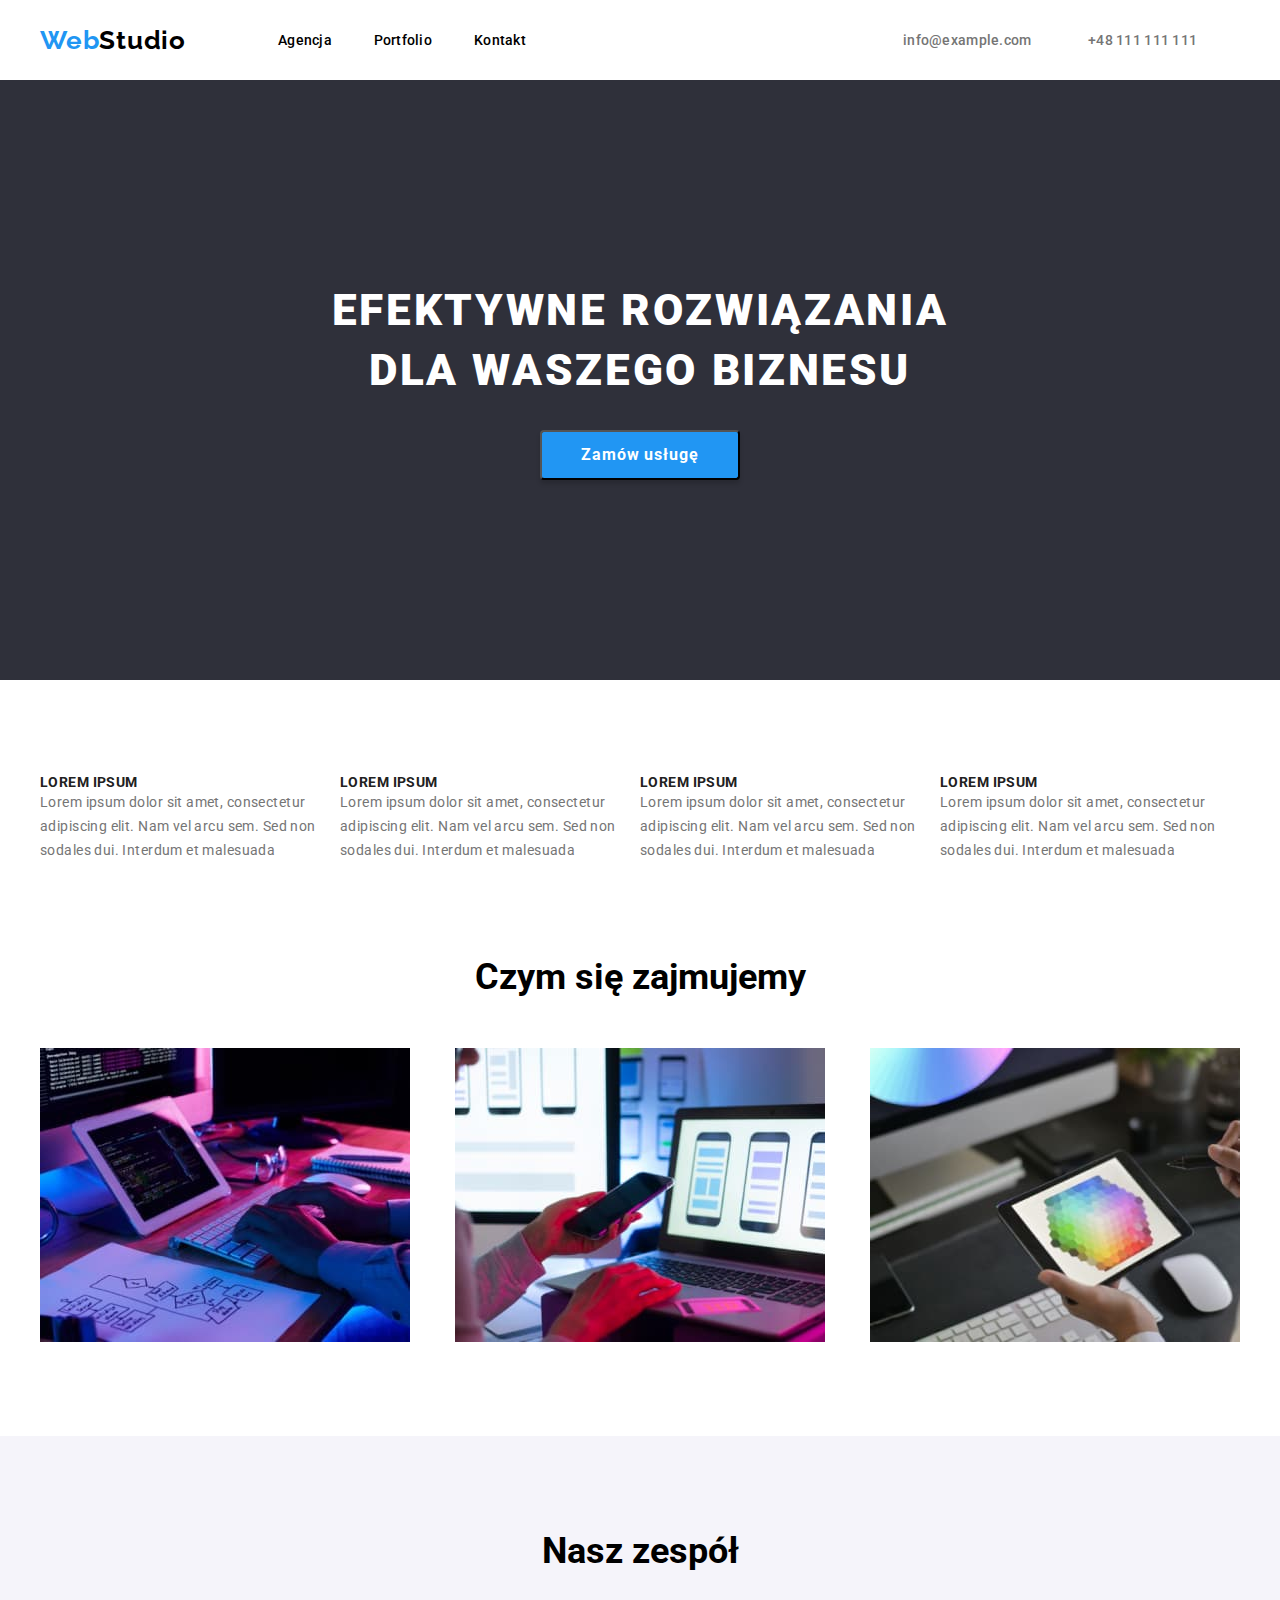
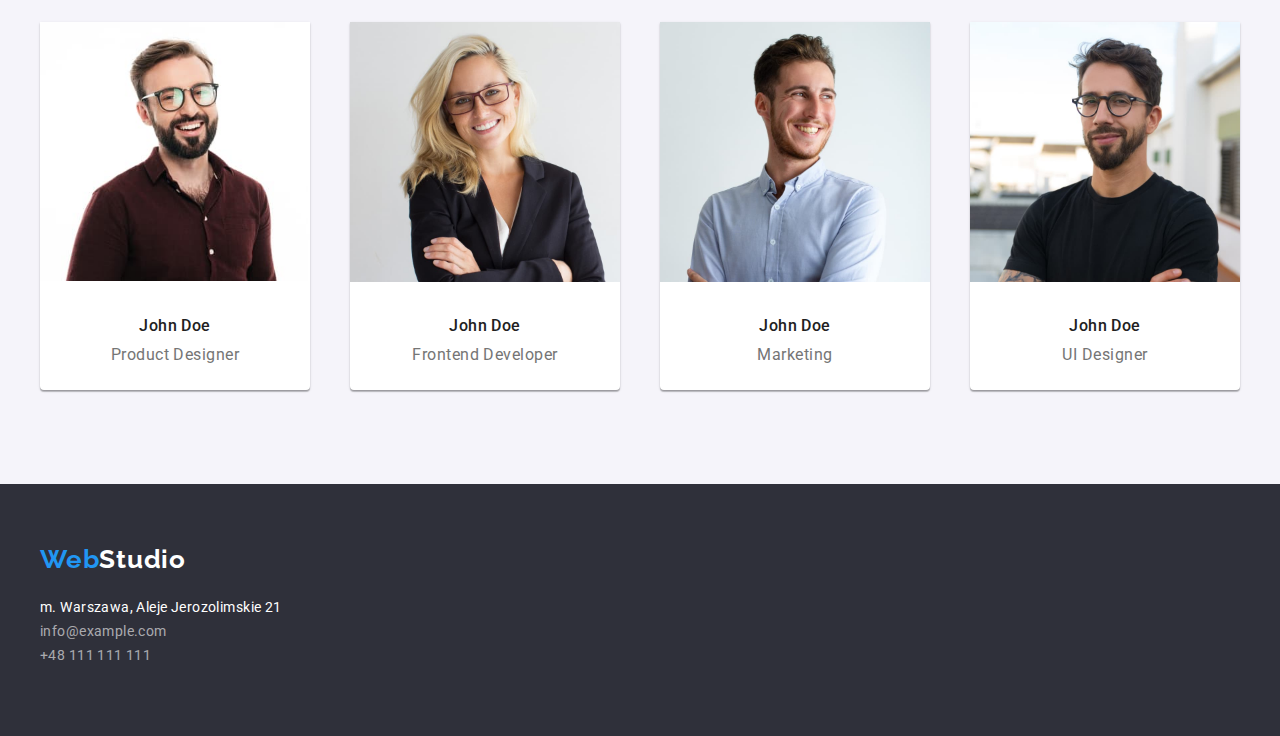
<file: index.html>
<!DOCTYPE html>
<html lang="en">
  <head>
    <meta charset="utf-8" />
    <title>Studio</title>
    <link rel="stylesheet" href="./CSS/normalize.css" />
    <link rel="stylesheet" href="./CSS/style.css" />
    <link rel="preconnect" href="https://fonts.googleapis.com" />
    <link rel="preconnect" href="https://fonts.gstatic.com" crossorigin />
    <link
      href="https://fonts.googleapis.com/css2?family=Raleway:wght@700&family=Roboto:wght@400;500;700;900&display=swap"
      rel="stylesheet"
    />
  </head>
  <body>
    <header>
      <section class="section">
        <div class="container header">
          <a class="webstudio1" href="#"
            >Web<span class="studio-black">Studio</span></a
          >
          <nav class="nav">
            <a class="agencja navig" href="#">Agencja</a>
            <a class="portfolio navig" href="portfolio.html">Portfolio</a>
            <a class="kontakt navig" href="#">Kontakt</a>
          </nav>
          <address class="adres1">
            <a class="email1" href="mailto:info@example.com"
              >info@example.com</a
            >
            <a class="tel1" href="tel:+48111111111">+48 111 111 111</a>
          </address>
        </div>
      </section>
    </header>
    <main>
      <section class="section efektywne-rozwiazania-background">
        <div class="container">
          <h1 class="efektywne-rozwiazania">
            EFEKTYWNE ROZWIĄZANIA DLA WASZEGO BIZNESU
          </h1>
          <p>
            <button class="button-zamow-usluge" type="button">
              Zamów usługę
            </button>
          </p>
        </div>
      </section>
      <section class="section head">
        <div class="container tasks">
          <ul class="lista1">
            <li class="title">LOREM IPSUM</li>
            <li class="column">
              Lorem ipsum dolor sit amet, consectetur adipiscing elit. Nam vel
              arcu sem. Sed non sodales dui. Interdum et malesuada
            </li>
          </ul>
          <ul class="lista1">
            <li class="title">LOREM IPSUM</li>
            <li class="column">
              Lorem ipsum dolor sit amet, consectetur adipiscing elit. Nam vel
              arcu sem. Sed non sodales dui. Interdum et malesuada
            </li>
          </ul>
          <ul class="lista1">
            <li class="title">LOREM IPSUM</li>
            <li class="column">
              Lorem ipsum dolor sit amet, consectetur adipiscing elit. Nam vel
              arcu sem. Sed non sodales dui. Interdum et malesuada
            </li>
          </ul>
          <ul class="lista1">
            <li class="title">LOREM IPSUM</li>
            <li class="column">
              Lorem ipsum dolor sit amet, consectetur adipiscing elit. Nam vel
              arcu sem. Sed non sodales dui. Interdum et malesuada
            </li>
          </ul>
        </div>
      </section>

      <section class="section work">
        <div class="container">
          <h2 class="czym-sie-zajmujemy">Czym się zajmujemy</h2>
          <div class="work-pictures">
            <img
              src="images/box1.jpg"
              alt="Komputer"
              width="370"
              height="294"
            />
            <img src="images/box2.jpg" alt="Telefon" width="370" height="294" />
            <img src="images/box3.jpg" alt="Tablet" width="370" height="294" />
          </div>
        </div>
      </section>
      <section class="section zespol">
        <div class="container">
          <h2 class="nasz-zespol">Nasz zespół</h2>
          <ul class="lista">
            <li class="team-card">
              <img
                class="img-zespol-1"
                src="images/teamcard1.jpg"
                alt="Product Designer"
              />
              <p class="nazwisko">John Doe</p>
              <p class="stanowisko">Product Designer</p>
            </li>
            <li class="team-card">
              <img
                class="img-zespol-1"
                src="images/teamcard2.jpg"
                alt="Frontend Developer"
              />
              <p class="nazwisko">John Doe</p>
              <p class="stanowisko">Frontend Developer</p>
            </li>
            <li class="team-card">
              <img
                class="img-zespol-1"
                src="images/teamcard3.jpg"
                alt="Marketing"
              />
              <p class="nazwisko">John Doe</p>
              <p class="stanowisko">Marketing</p>
            </li>
            <li class="team-card">
              <img
                class="img-zespol-1"
                src="images/teamcard4.jpg"
                alt="UI Designer"
              />
              <p class="nazwisko">John Doe</p>
              <p class="stanowisko">UI Designer</p>
            </li>
          </ul>
        </div>
      </section>
    </main>
    <footer class="footer">
      <div class="container">
        <a class="webstudio2" href="#"
          >Web<span class="studio-white">Studio</span></a
        >
        <address class="address-all">
          <p class="adres">m. Warszawa, Aleje Jerozolimskie 21</p>
          <p>
            <a class="contact-to" href="mailto:info@example.com"
              >info@example.com</a
            >
          </p>
          <p>
            <a class="contact-to" href="tel:+48111111111">+48 111 111 111</a>
          </p>
        </address>
      </div>
    </footer>
  </body>
</html>
</file>
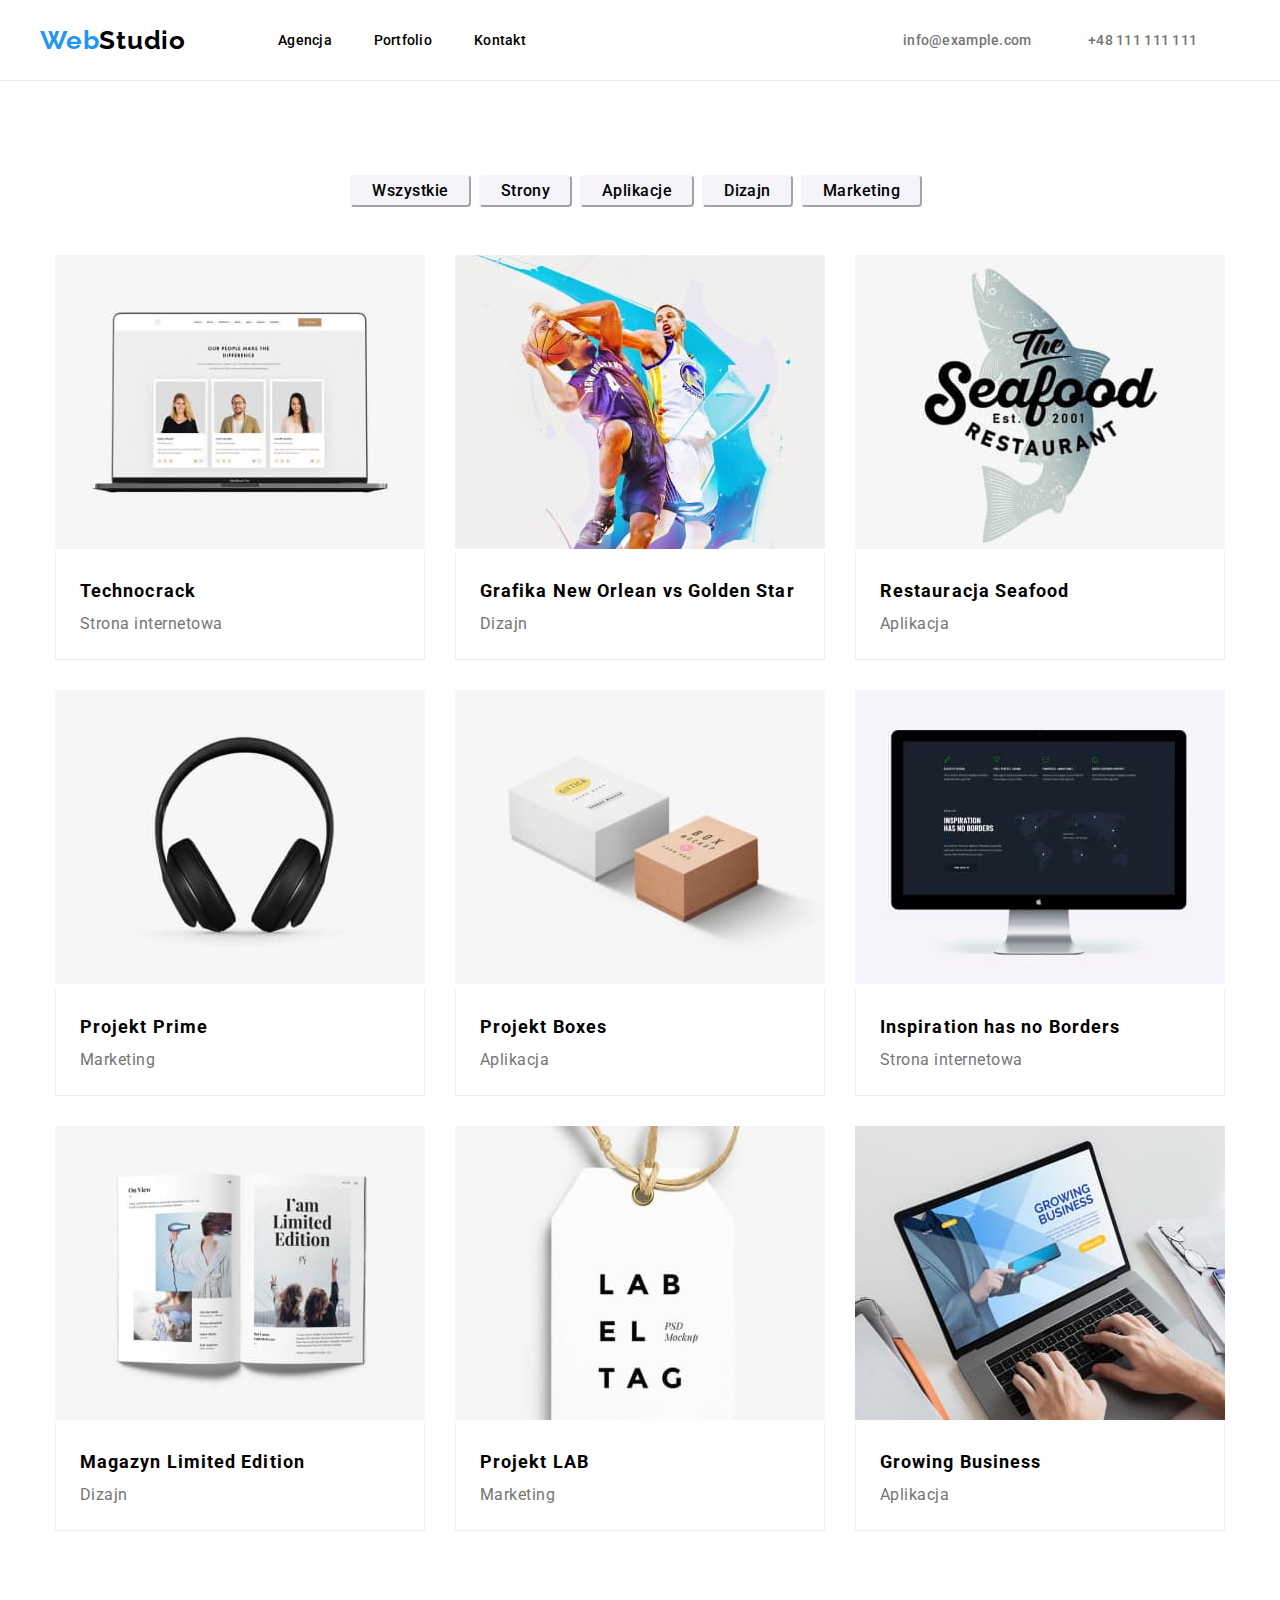
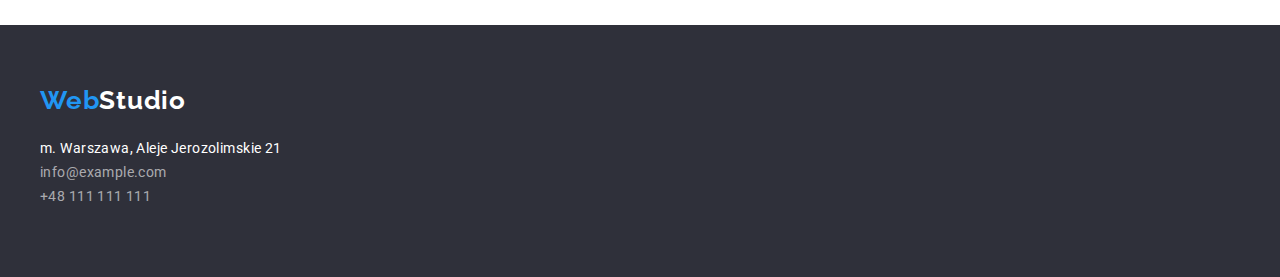
<file: portfolio.html>
<!DOCTYPE html>
<html lang="en">
  <head>
    <meta charset="utf-8" />
    <title>Portfolio</title>
    <link rel="stylesheet" href="./CSS/normalize.css" />
    <link rel="stylesheet" href="./CSS/style.css" />
    <link rel="preconnect" href="https://fonts.googleapis.com" />
    <link rel="preconnect" href="https://fonts.gstatic.com" crossorigin />
    <link
      href="https://fonts.googleapis.com/css2?family=Raleway:wght@700&family=Roboto:wght@400;500;700;900&display=swap"
      rel="stylesheet"
    />
  </head>
  <body>
    <header>
      <section class="section border-bottom">
        <div class="container header">
          <a class="webstudio1" href="index.html"
            >Web<span class="studio-black">Studio</span></a
          >
          <nav class="nav">
            <a class="agencja navig" href="#">Agencja</a>
            <a class="portfolio navig" href="#">Portfolio</a>
            <a class="kontakt navig" href="#">Kontakt</a>
          </nav>
          <address class="adres1">
            <a class="email1" href="mailto:info@example.com"
              >info@example.com</a
            >
            <a class="tel1" href="tel:+48111111111">+48 111 111 111</a>
          </address>
        </div>
      </section>
    </header>
    <main>
      <section class="section head">
        <div class="container buttons">
          <button class="button-wszystkie button" type="button">
            Wszystkie
          </button>
          <button class="button-strony button" type="button">Strony</button>
          <button class="button-aplikacje button" type="button">
            Aplikacje
          </button>
          <button class="button-dizajn button" type="button">Dizajn</button>
          <button class="button-marketing button" type="button">
            Marketing
          </button>
        </div>
      </section>
      <section class="section projects">
        <div class="container">
          <ul class="row">
            <li class="lista1">
              <img
                src="images/technocrack.jpg"
                alt="technocrack"
                width="370"
                height="294"
              />
              <div class="box">
                <p class="tytul">Technocrack</p>
                <p class="podtytul">Strona internetowa</p>
              </div>
            </li>
            <li class="lista1">
              <img
                src="images/grafika.jpg"
                alt="Frontend Developer"
                width="370"
                height="294"
              />
              <div class="box">
                <p class="tytul">Grafika New Orlean vs Golden Star</p>
                <p class="podtytul">Dizajn</p>
              </div>
            </li>
            <li class="lista1">
              <img
                src="images/restauracja.jpg"
                alt="restauracja"
                width="370"
                height="294"
              />
              <div class="box">
                <p class="tytul">Restauracja Seafood</p>
                <p class="podtytul">Aplikacja</p>
              </div>
            </li>
            <li class="lista1">
              <img
                src="images/projekt_prime.jpg"
                alt="projekt_prime"
                width="370"
                height="294"
              />
              <div class="box">
                <p class="tytul">Projekt Prime</p>
                <p class="podtytul">Marketing</p>
              </div>
            </li>
            <li class="lista1">
              <img
                src="images/projekt_boxes.jpg"
                alt="projekt_boxes"
                width="370"
                height="294"
              />
              <div class="box">
                <p class="tytul">Projekt Boxes</p>
                <p class="podtytul">Aplikacja</p>
              </div>
            </li>
            <li class="lista1">
              <img
                src="images/inspiration.jpg"
                alt="inspiration"
                width="370"
                height="294"
              />
              <div class="box">
                <p class="tytul">Inspiration has no Borders</p>
                <p class="podtytul">Strona internetowa</p>
              </div>
            </li>
            <li class="lista1">
              <img
                src="images/magazyn.jpg"
                alt="magazyn"
                width="370"
                height="294"
              />
              <div class="box">
                <p class="tytul">Magazyn Limited Edition</p>
                <p class="podtytul">Dizajn</p>
              </div>
            </li>
            <li class="lista1">
              <img
                src="images/projekt_lab.jpg"
                alt="projekt_lab"
                width="370"
                height="294"
              />
              <div class="box">
                <p class="tytul">Projekt LAB</p>
                <p class="podtytul">Marketing</p>
              </div>
            </li>
            <li class="lista1">
              <img
                src="images/growing.jpg"
                alt="growing"
                width="370"
                height="294"
              />
              <div class="box">
                <p class="tytul">Growing Business</p>
                <p class="podtytul">Aplikacja</p>
              </div>
            </li>
          </ul>
        </div>
      </section>
    </main>
    <footer class="footer">
      <div class="container">
        <a class="webstudio2" href="#"
          >Web<span class="studio-white">Studio</span></a
        >
        <address class="address-all">
          <p class="adres">m. Warszawa, Aleje Jerozolimskie 21</p>
          <p>
            <a class="contact-to" href="mailto:info@example.com"
              >info@example.com</a
            >
          </p>
          <p>
            <a class="contact-to" href="tel:+48111111111">+48 111 111 111</a>
          </p>
        </address>
      </div>
    </footer>
  </body>
</html>
</file>
<file: CSS/style.css>
:root {
  --main-font: "Roboto", sans-serif;
  --secondary-font: "Raleway", sans-serif;
  --main-color: #212121;
}

body {
  font-family: var(--main-font);
  font-style: normal;
  font-weight: bold;
  color: var(--family-color);
}

h1,
h2,
h3,
h4,
h5,
h6,
p,
ul {
  margin: 0;
  padding: 0;
}

.container {
  width: 1200px;
  margin: 0px auto;
}
.section {
  padding-top: 0px;
  padding-bottom: 0px;
}

.head {
  padding-top: 94px;
  padding-bottom: 0px;
}

.border-bottom {
  border-bottom: 1px solid #ececec;
}

.header {
  display: flex;
  align-items: center;
  height: 80px;
}

.nav {
  display: flex;
  justify-content: space-between;
  align-items: center;
  margin-left: 93px;
  margin-right: 371px;
  width: 254px;
}

.webstudio1 {
  width: 145px;
  font-family: var(--secondary-font);
  font-weight: 700px;
  font-size: 26px;
  line-height: 31px;
  text-decoration: none;
  letter-spacing: 0.03em;
  color: #2196f3;
}

.studio-black {
  color: black;
}
.studio-white {
  color: white;
}

.navig {
  font-weight: 500;
  font-size: 14px;
  line-height: 16px;
  text-decoration: none;
  letter-spacing: 0.02em;
  color: black;
}

.navig:hover {
  color: #2196f3;
}

.agencja {
  width: 53px;
}

.portfolio {
  width: 58px;
}

.kontakt {
  width: 58px;
}

.adres1 {
  display: flex;
  padding: 0px;
  font-style: normal;
}

.email1 {
  width: 135px;
  font-weight: 500;
  font-size: 14px;
  line-height: 16px;
  text-decoration: none;
  letter-spacing: 0.02em;
  color: #757575;
}

.email1:hover {
  color: #2196f3;
}

.tel1 {
  width: 110px;
  margin-left: 50px;
  font-weight: 500;
  font-size: 14px;
  line-height: 16px;
  text-decoration: none;
  letter-spacing: 0.02em;
  color: #757575;
}

.tel1:hover {
  color: #2196f3;
}

.efektywne-rozwiazania-background {
  padding-top: 94px;
  padding-bottom: 94px;
  height: 600px;
  background: #2f303a;
}

.efektywne-rozwiazania {
  width: 696px;
  align-items: center;
  margin-left: auto;
  margin-right: auto;
  padding-top: 106px;
  font-family: var(--main-font);
  font-style: normal;
  font-weight: 900;
  font-size: 44px;
  line-height: 60px;
  text-align: center;
  letter-spacing: 0.06em;
  color: #ffffff;
}

.button-zamow-usluge {
  margin: 30px auto;
  display: block;
  align-items: center;
  width: 200px;
  height: 50px;
  background: #2196f3;
  box-shadow: 0px 4px 4px rgba(0, 0, 0, 0.15);
  border-radius: 4px;
  font-family: var(--main-font);
  font-style: normal;
  font-weight: bold;
  font-size: 16px;
  line-height: 30px;
  text-align: center;
  letter-spacing: 0.06em;
  cursor: pointer;
  color: #ffffff;
}

.button-zamow-usluge:hover {
  background: #2196f3;
  box-shadow: 0px 3px 1px rgba(0, 0, 0, 0.1), 0px 1px 2px rgba(0, 0, 0, 0.08),
    0px 2px 2px rgba(0, 0, 0, 0.12);
  border-radius: 4px;
  color: #ffffff;
}

.tasks {
  display: flex;
  justify-content: space-between;
  padding-bottom: 0px;
}

.lista1 {
  list-style-type: none;
}

.title {
  text-align: left;
  font-family: var(--main-font);
  font-style: normal;
  font-weight: bold;
  font-size: 14px;
  line-height: 16px;
  letter-spacing: 0.03em;
  text-transform: uppercase;
  color: #212121;
}

.column {
  font-family: var(--main-font);
  font-style: normal;
  font-weight: normal;
  font-size: 14px;
  line-height: 24px;
  letter-spacing: 0.03em;
  color: #757575;
}

.work-pictures {
  display: flex;
  justify-content: space-between;
}

.czym-sie-zajmujemy {
  text-align: center;
  margin-bottom: 50px;
  font-style: normal;
  font-weight: bold;
  font-size: 36px;
  line-height: 42px;
}

.work {
  padding-top: 94px;
  padding-bottom: 94px;
}

.zespol {
  padding-top: 94px;
  padding-bottom: 94px;
  background: #f5f4fa;
}

.nasz-zespol {
  text-align: center;
  margin-bottom: 50px;
  font-style: normal;
  font-weight: bold;
  font-size: 36px;
  line-height: 42px;
}

.lista {
  list-style-type: none;
  display: flex;
  justify-content: space-between;
}

.nazwisko {
  font-family: var(--main-font);
  font-style: normal;
  font-weight: 500;
  font-size: 16px;
  line-height: 19px;
  padding-top: 30px;
  padding-bottom: 10px;
  text-align: center;
  letter-spacing: 0.03em;
  color: #212121;
}

.stanowisko {
  font-family: var(--main-font);
  font-style: normal;
  font-weight: normal;
  font-size: 16px;
  line-height: 19px;
  text-align: center;
  letter-spacing: 0.03em;
  color: #757575;
}

.buttons {
  display: flex;
  justify-content: center;
  padding-bottom: 14px;
  box-shadow: 0px;
}

.button {
  margin-right: 8px;
  background: #f5f4fa;
  border-radius: 4px;
  font-weight: 500;
  font-size: 16px;
  line-height: 26px;
  text-align: center;
  letter-spacing: 0.03em;
  cursor: pointer;
  border-color: #f5f4fa;
}

.button:hover {
  background: #2196f3;
  box-shadow: 0px 3px 1px rgba(0, 0, 0, 0.1), 0px 1px 2px rgba(0, 0, 0, 0.08),
    0px 2px 2px rgba(0, 0, 0, 0.12);
  border-radius: 4px;
  color: #ffffff;
}

.button-wszystkie {
  width: 121px;
}

.button-strony {
  width: 93px;
}

.button-aplikacje {
  width: 114px;
}

.button-dizajn {
  width: 91px;
}

.button-marketing {
  width: 121px;
}

.projects {
  padding-bottom: 94px;
  padding-top: 34px;
}

.row {
  display: flex;
  justify-content: center;
  justify-items: center;
  flex-wrap: wrap;
  gap: 30px;
}

.box {
  background: #ffffff;
  border-top: 0px;
  border-bottom: 1px solid #eeeeee;
  border-left: 1px solid #eeeeee;
  border-right: 1px solid #eeeeee;
  box-sizing: border-box;
}

.img-zespol-1 {
  width: 270px;
  left: 215px;
}

.tytul {
  width: 322px;
  padding-top: 20px;
  margin-left: 24px;
  font-size: 18px;
  line-height: 36px;
  letter-spacing: 0.06em;
}

.podtytul {
  width: 322px;
  margin-left: 24px;
  margin-bottom: 20px;
  font-weight: normal;
  font-size: 16px;
  line-height: 30px;
  letter-spacing: 0.03em;
  color: #757575;
}

.team-card {
  width: 270px;
  height: 368px;
  background: #ffffff;
  box-shadow: 0px 1px 3px rgba(0, 0, 0, 0.12), 0px 1px 1px rgba(0, 0, 0, 0.14),
    0px 2px 1px rgba(0, 0, 0, 0.2);
  border-radius: 0px 0px 4px 4px;
}

.footer {
  height: 252px;
  top: 1628px;
  background: #2f303a;
}

.webstudio2 {
  display: block;
  padding-top: 60px;
  padding-bottom: 20px;
  font-family: var(--secondary-font);
  font-weight: 700px;
  font-size: 26px;
  text-decoration: none;
  line-height: 31px;
  letter-spacing: 0.03em;
  color: #2196f3;
}

.address-all {
  font-style: normal;
}

.adres {
  width: 247px;
  font-weight: normal;
  font-size: 14px;
  line-height: 24px;
  letter-spacing: 0.03em;
  color: #ffffff;
}

.contact-to {
  width: 231px;
  font-weight: normal;
  font-size: 14px;
  line-height: 24px;
  letter-spacing: 0.03em;
  text-decoration-line: none;
  color: rgba(255, 255, 255, 0.6);
}

.contact-to:hover {
  color: #2196f3;
}
</file>
